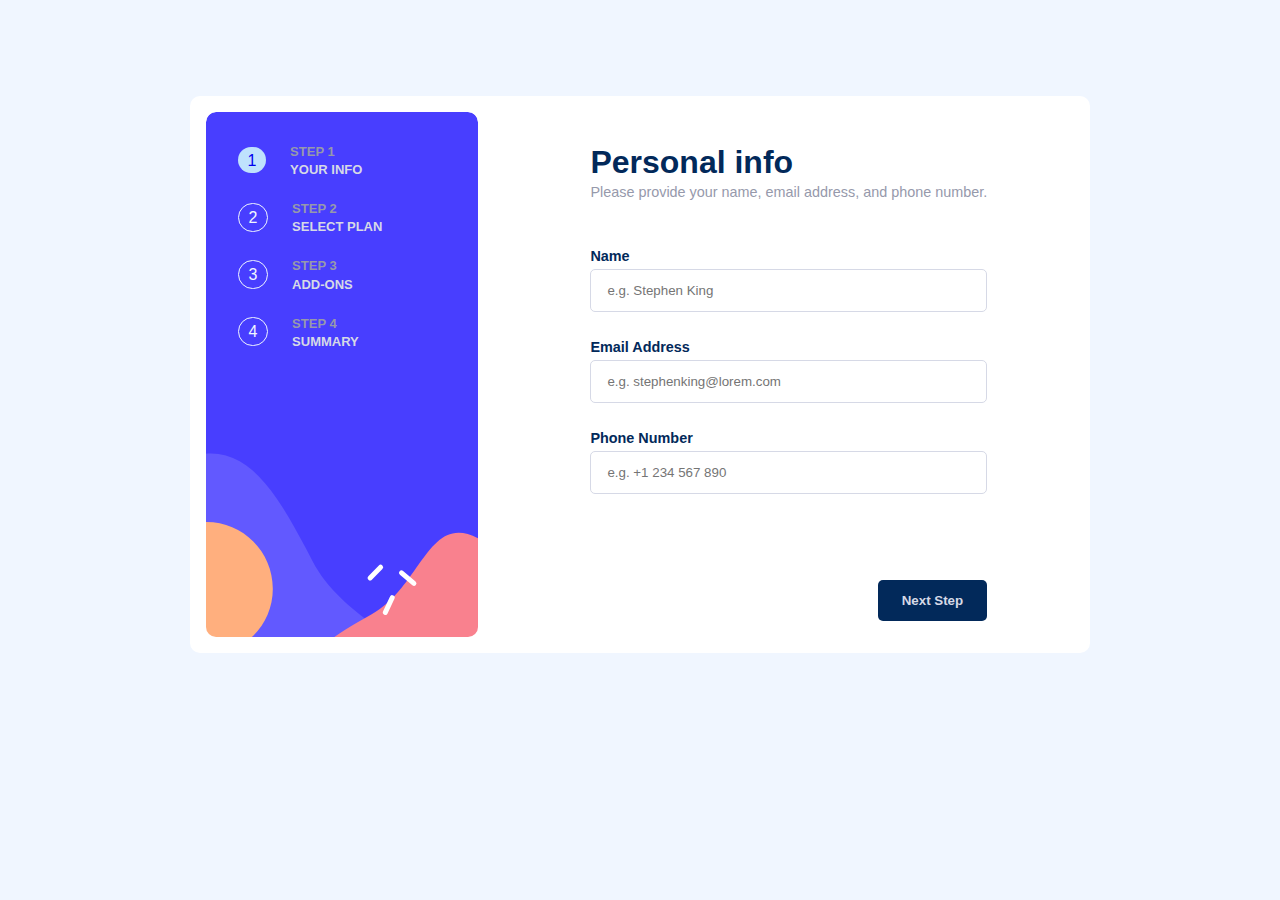
<file: index.html>
<!DOCTYPE html>
<html lang="en">
<head>
  <meta charset="UTF-8">
  <meta name="viewport" content="width=device-width, initial-scale=1.0"> <!-- displays site properly based on user's device -->

  <link rel="icon" type="image/png" sizes="32x32" href="./assets/images/favicon-32x32.png">
  <link rel="stylesheet" href="style.css">
  
  <title>Frontend Mentor | Multi-step form</title>


 
</head>
<body>

  <!-- Sidebar start -->

  <!-- Step 1
  Your info

  Step 2
  Select plan

  Step 3
  Add-ons

  Step 4
  Summary -->

  <!-- Sidebar end -->

  <!-- Step 1 start -->
<!-- 
  Personal info
  Please provide your name, email address, and phone number.

  Name
  e.g. Stephen King

  Email Address
  e.g. stephenking@lorem.com

  Phone Number
  e.g. +1 234 567 890

  Next Step -->

  <!-- Step 1 end -->

  <!-- Step 2 start -->

  <!-- Select your plan
  You have the option of monthly or yearly billing.

  Arcade
  $9/mo

  Advanced
  $12/mo

  Pro
  $15/mo

  Monthly
  Yearly

  Go Back
  Next Step -->

  <!-- Step 2 end -->

  <!-- Step 3 start -->

  <!-- Pick add-ons
  Add-ons help enhance your gaming experience.

  Online service
  Access to multiplayer games
  +$1/mo

  Larger storage
  Extra 1TB of cloud save
  +$2/mo

  Customizable Profile
  Custom theme on your profile
  +$2/mo

  Go Back
  Next Step -->

  <!-- Step 3 end -->

  <!-- Step 4 start -->
<!-- 
  Finishing up
  Double-check everything looks OK before confirming. -->

  <!-- Dynamically add subscription and add-on selections here -->

  <!-- Total (per month/year)

  Go Back
  Confirm -->

  <!-- Step 4 end -->

  <!-- Step 5 start -->

  <!-- Thank you!

  Thanks for confirming your subscription! We hope you have fun 
  using our platform. If you ever need support, please feel free 
  to email us at support@loremgaming.com. -->

  <!-- Step 5 end -->

<section class="info_page">
  <div class="number_pinned">
    <div class="number_list">
      <div class="info">
        <div class="no1"><a href="./index.html">1</a></div>
        <div class="info_text" id="info_text">
          <div>Step 1</div>
           <h5>Your info</h5>
        </div>
      </div>
      <div class="plan">
         <div class="no2"><a href="./plan.html">2</a></div>
        <div class="plan_text" id="info_text">
           <div>Step 2</div>
           <h5>Select plan</h5>
        </div>
      </div>
      <div class="add">
         <div class="no3"><a href="./addon.html">3</a></div>
        <div class="add_text" id="info_text">
           <div>Step 3</div>
           <h5>Add-ons</h5>
        </div>
      </div>
      <div class="summary">
         <div class="no4"><a href="./finishup.html">4</a></div>
        <div class="summary_text" id="info_text">
          <div>Step 4</div>
          <h5>Summary</h5>
        </div>
      </div>
  </div>

  <div class="varying_page">
    <div class="personal_info">
   <div class="personal_info_text">
       <h3>Personal info</h3>
      <p>
        Please provide your name, email address, and phone number.
      </p>
   </div>
   
    <div class="form">
        <!-- Form start -->
      <form action="" autocomplete="on">
        <label for="name">Name</label>
        <input type="text" id="name" name="name" placeholder="e.g. Stephen King" required>

        <br><label for="email">Email Address</label>
        <input type="email" id="email" name="email" placeholder="e.g. stephenking@lorem.com" required>

        <br><label for="phone">Phone Number</label>
        <input type="tel" id="phone" name="phone" placeholder="e.g. +1 234 567 890" required>
        
      </form>
        <!-- Form end -->   
    </div>
    </div>

    <div class="buttons">
      <button class="hidden"  type="button" onclick="history.back()">Go Back</button>
      <form action="plan.html">
        <button type="submit" class="next_step">Next Step</button>
      </form>
    </div>

  </div>
</section>


  
 <script src="script.js"></script>

</body>
</html>
</file>
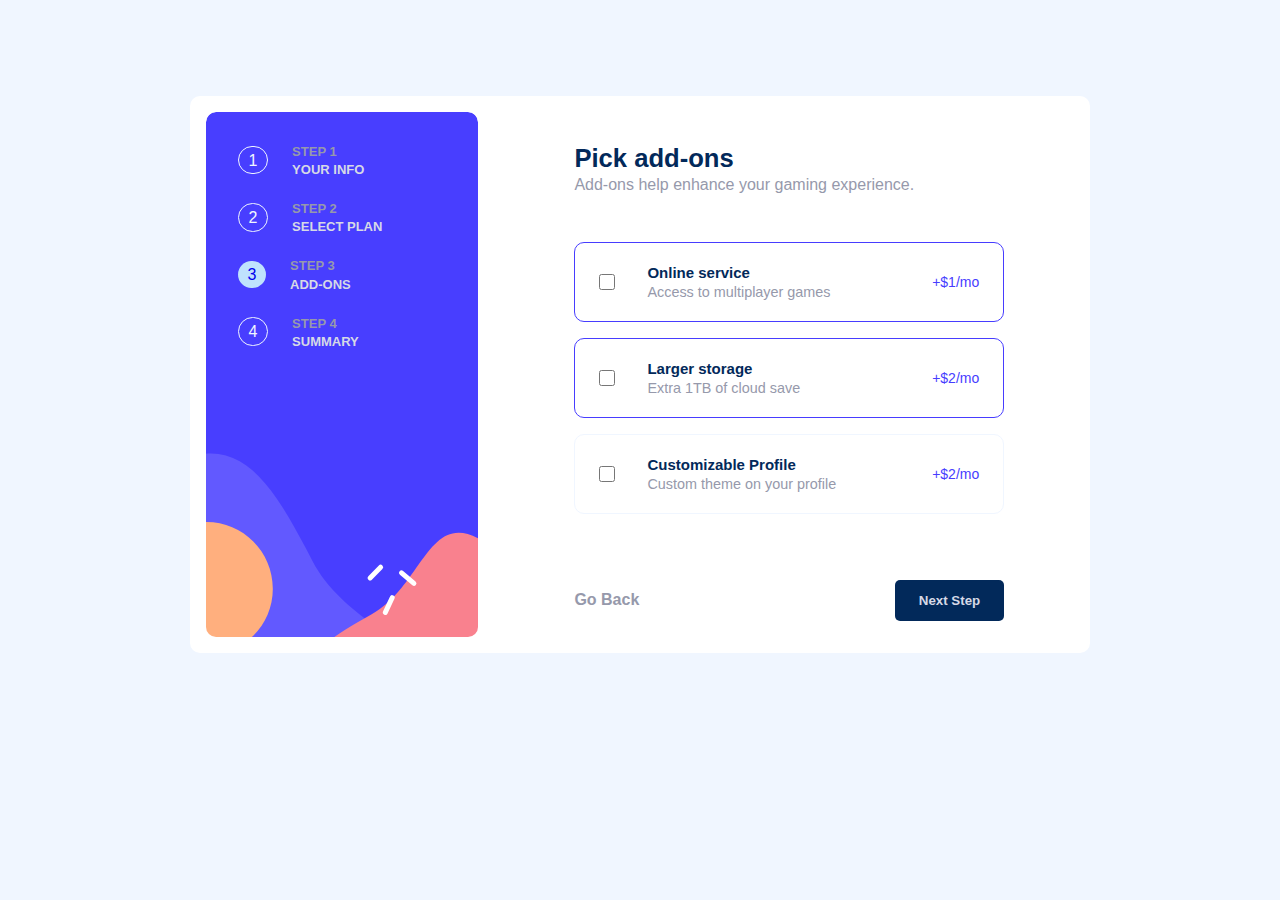
<file: addon.html>
<!DOCTYPE html>
<html lang="en">
<head>
  <meta charset="UTF-8">
  <meta name="viewport" content="width=device-width, initial-scale=1.0"> <!-- displays site properly based on user's device -->

  <link rel="icon" type="image/png" sizes="32x32" href="./assets/images/favicon-32x32.png">
  <link rel="stylesheet" href="addon.css">
  
  <title>Frontend Mentor | Multi-step form</title>


 
</head>
<body>

  <!-- Sidebar start -->

  <!-- Step 1
  Your info

  Step 2
  Select plan

  Step 3
  Add-ons

  Step 4
  Summary -->

  <!-- Sidebar end -->

  <!-- Step 1 start -->
<!-- 
  Personal info
  Please provide your name, email address, and phone number.

  Name
  e.g. Stephen King

  Email Address
  e.g. stephenking@lorem.com

  Phone Number
  e.g. +1 234 567 890

  Next Step -->

  <!-- Step 1 end -->

  <!-- Step 2 start -->

  <!-- Select your plan
  You have the option of monthly or yearly billing.

  Arcade
  $9/mo

  Advanced
  $12/mo

  Pro
  $15/mo

  Monthly
  Yearly

  Go Back
  Next Step -->

  <!-- Step 2 end -->

  <!-- Step 3 start -->

  <!-- Pick add-ons
  Add-ons help enhance your gaming experience.

  Online service
  Access to multiplayer games
  +$1/mo

  Larger storage
  Extra 1TB of cloud save
  +$2/mo

  Customizable Profile
  Custom theme on your profile
  +$2/mo

  Go Back
  Next Step -->

  <!-- Step 3 end -->

  <!-- Step 4 start -->
<!-- 
  Finishing up
  Double-check everything looks OK before confirming. -->

  <!-- Dynamically add subscription and add-on selections here -->

  <!-- Total (per month/year)

  Go Back
  Confirm -->

  <!-- Step 4 end -->

  <!-- Step 5 start -->

  <!-- Thank you!

  Thanks for confirming your subscription! We hope you have fun 
  using our platform. If you ever need support, please feel free 
  to email us at support@loremgaming.com. -->

  <!-- Step 5 end -->

<section class="info_page">
  <div class="number_pinned">
    <div class="number_list">
      <div class="info">
        <div class="no1"><a href="./index.html">1</a></div>
        <div class="info_text" id="info_text">
          <div>Step 1</div>
           <h5>Your info</h5>
        </div>
      </div>
      <div class="plan">
         <div class="no2"><a href="./plan.html">2</a></div>
        <div class="plan_text" id="info_text">
           <div>Step 2</div>
           <h5>Select plan</h5>
        </div>
      </div>
      <div class="add">
         <div class="no3"><a href="./addon.html">3</a></div>
        <div class="add_text" id="info_text">
           <div>Step 3</div>
           <h5>Add-ons</h5>
        </div>
      </div>
      <div class="summary">
         <div class="no4"><a href="./finishup.html">4</a></div>
        <div class="summary_text" id="info_text">
          <div>Step 4</div>
          <h5>Summary</h5>
        </div>
      </div>
  </div>

  <div class="varying_page">

    <div class="personal_info">

    <div class="personal_info_text">
       <h3>Pick add-ons</h3>
      <p>
       Add-ons help enhance your gaming experience.
      </p>
   </div>
   
   
   <div class="pick_addons aria-required="true">

        <div class="online_service">
          <div class="services">
                 <input type="checkbox" name="service" id="service1">
            <div class="service_container">
                <h4>Online service</h4>
                <p>Access to multiplayer games</p>
            </div>
          </div>
          <p class="price" id="price1">+$1/mo</p>
        </div>


        <div class="larger_storage">
             <div class="services">
                 <input type="checkbox" name="service" id="service2">
            <div class="service_container">
                <h4>Larger storage</h4>
                <p>Extra 1TB of cloud save</p>
            </div>
          </div>
          <p class="price" id="price2">+$2/mo</p>
        </div>



        <div class="customizable_profile">
             <div class="services">
                 <input type="checkbox" name="service" id="service3">
            <div class="service_container">
                <h4>Customizable Profile</h4>
                <p>Custom theme on your profile</p>
            </div>
          </div>
          <p class="price" id="price3">+$2/mo</p>
        </div>
   </div>
  
    
    </div>

    <div class="buttons">
      <button class="hidden"  type="button" onclick="history.back()">Go Back</button>
      <form action="">
        <button type="submit">Next Step</button>
      </form>
    </div>

  </div>
</section>


 <script src="addon.js"></script>

</body>
</html>
</file>
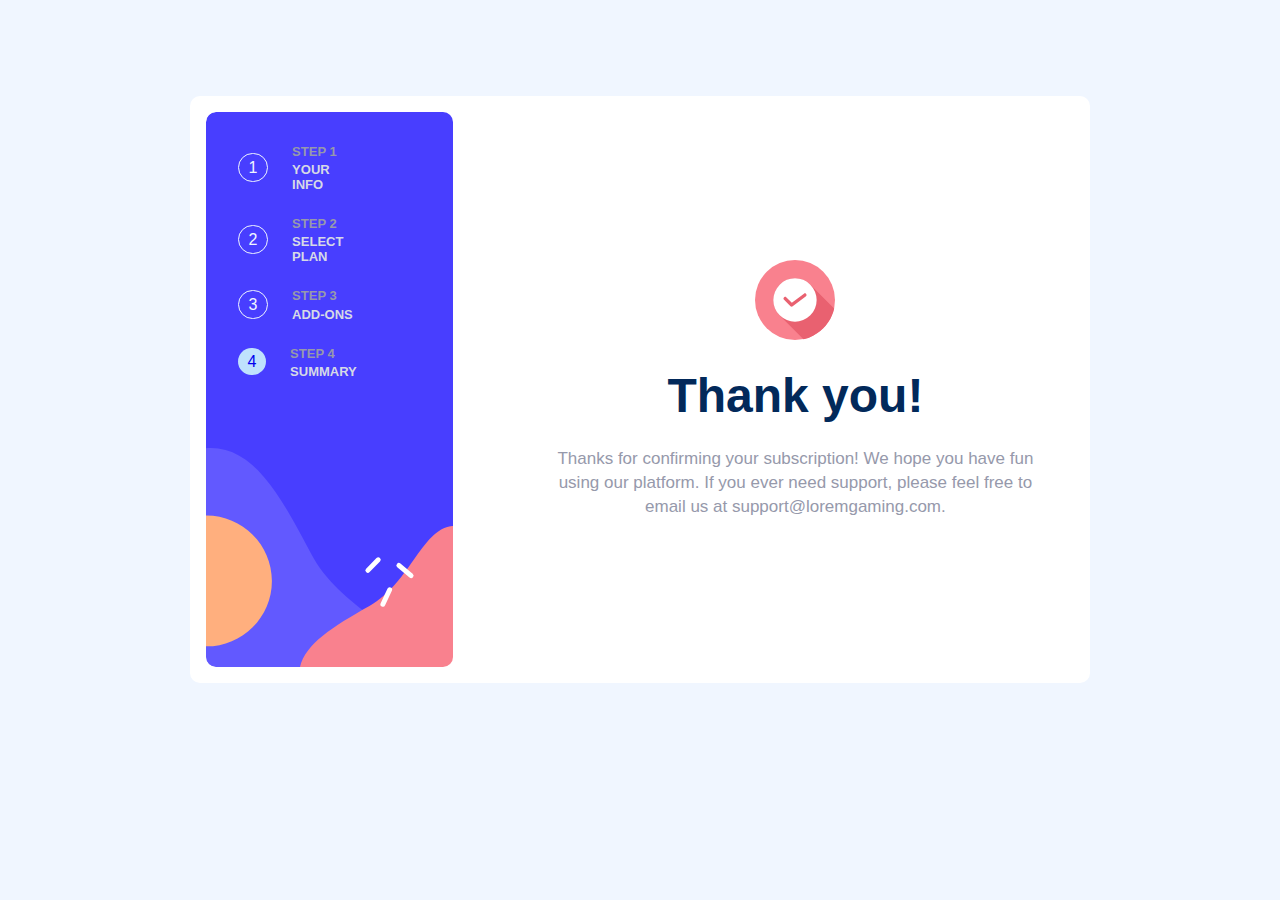
<file: comfirm.html>
<!DOCTYPE html>
<html lang="en">
<head>
  <meta charset="UTF-8">
  <meta name="viewport" content="width=device-width, initial-scale=1.0"> <!-- displays site properly based on user's device -->

  <link rel="icon" type="image/png" sizes="32x32" href="./assets/images/favicon-32x32.png">
  <link rel="stylesheet" href="confirm.css"> 
  <title>Frontend Mentor | Multi-step form</title>


 
</head>
<body>

  <!-- Sidebar start -->

  <!-- Step 1
  Your info

  Step 2
  Select plan

  Step 3
  Add-ons

  Step 4
  Summary -->

  <!-- Sidebar end -->

  <!-- Step 1 start -->
<!-- 
  Personal info
  Please provide your name, email address, and phone number.

  Name
  e.g. Stephen King

  Email Address
  e.g. stephenking@lorem.com

  Phone Number
  e.g. +1 234 567 890

  Next Step -->

  <!-- Step 1 end -->

  <!-- Step 2 start -->

  <!-- Select your plan
  You have the option of monthly or yearly billing.

  Arcade
  $9/mo

  Advanced
  $12/mo

  Pro
  $15/mo

  Monthly
  Yearly

  Go Back
  Next Step -->

  <!-- Step 2 end -->

  <!-- Step 3 start -->

  <!-- Pick add-ons
  Add-ons help enhance your gaming experience.

  Online service
  Access to multiplayer games
  +$1/mo

  Larger storage
  Extra 1TB of cloud save
  +$2/mo

  Customizable Profile
  Custom theme on your profile
  +$2/mo

  Go Back
  Next Step -->

  <!-- Step 3 end -->

  <!-- Step 4 start -->
<!-- 
  Finishing up
  Double-check everything looks OK before confirming. -->

  <!-- Dynamically add subscription and add-on selections here -->

  <!-- Total (per month/year)

  Go Back
  Confirm -->

  <!-- Step 4 end -->

  <!-- Step 5 start -->

  <!-- Thank you!

  Thanks for confirming your subscription! We hope you have fun 
  using our platform. If you ever need support, please feel free 
  to email us at support@loremgaming.com. -->

  <!-- Step 5 end -->

<section class="info_page">
  <div class="number_pinned">
    <div class="number_list">
      <div class="info">
        <div class="no1"><a href="./index.html">1</a></div>
        <div class="info_text" id="info_text">
          <div>Step 1</div>
           <h5>Your info</h5>
        </div>
      </div>
      <div class="plan">
         <div class="no2"><a href="./plan.html">2</a></div>
        <div class="plan_text" id="info_text">
           <div>Step 2</div>
           <h5>Select plan</h5>
        </div>
      </div>
      <div class="add">
         <div class="no3"><a href="./addon.html">3</a></div>
        <div class="add_text" id="info_text">
           <div>Step 3</div>
           <h5>Add-ons</h5>
        </div>
      </div>
      <div class="summary">
         <div class="no4"><a href="./finishup.html">4</a></div>
        <div class="summary_text" id="info_text">
          <div>Step 4</div>
          <h5>Summary</h5>
        </div>
      </div>
  </div>

  <div class="varying_page">
    <div>
        <img src="assets/images/icon-thank-you.svg" alt="">
    </div>
    <h2>Thank you!</h2>
    <p>
        Thanks for confirming your subscription! We hope you have fun 
        using our platform. If you ever need support, please feel free 
        to email us at support@loremgaming.com.
    </p>
  </div>

   

  </div>
</section>


  
 

</body>
</html>
</file>
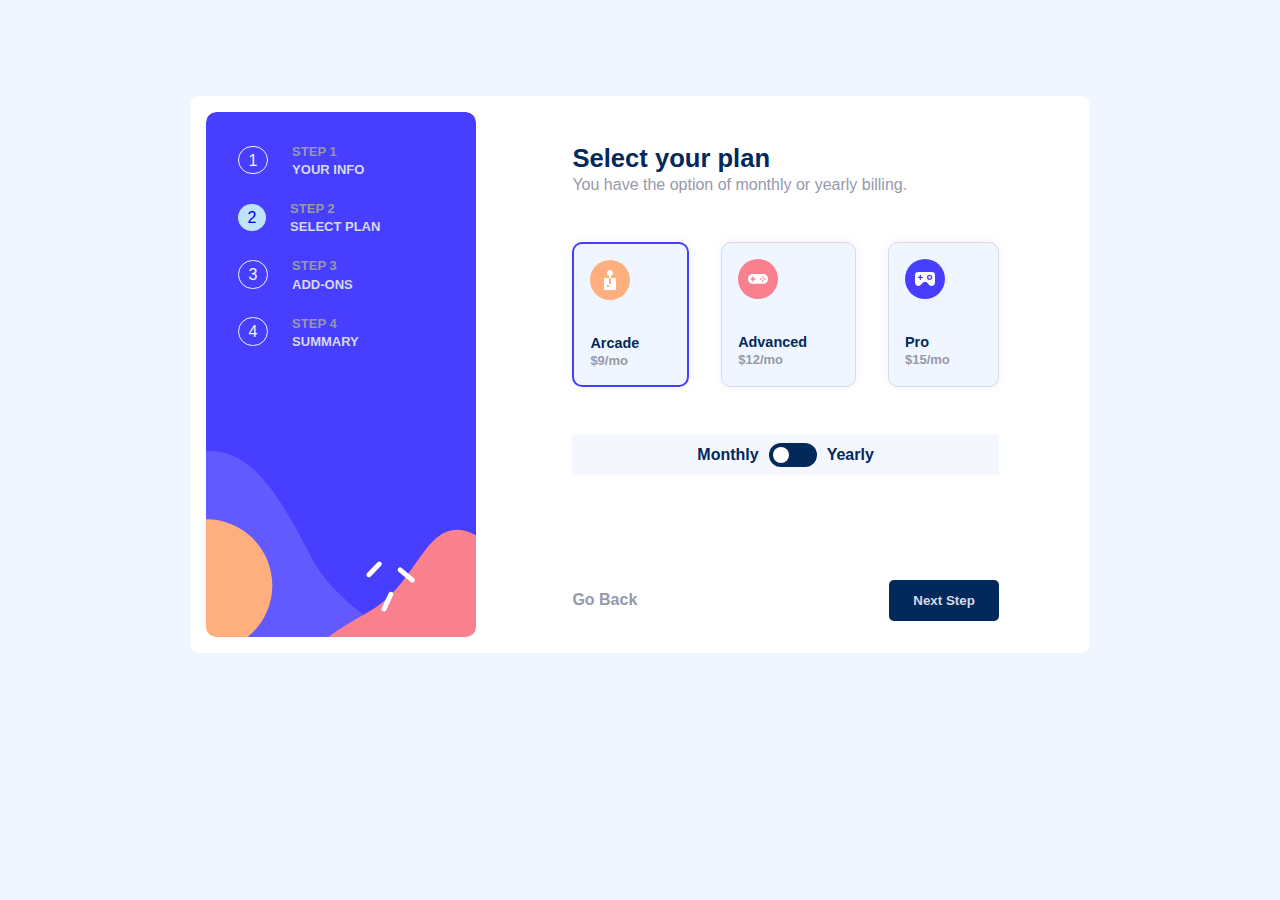
<file: plan.html>
<!DOCTYPE html>
<html lang="en">
<head>
  <meta charset="UTF-8">
  <meta name="viewport" content="width=device-width, initial-scale=1.0"> <!-- displays site properly based on user's device -->

  <link rel="icon" type="image/png" sizes="32x32" href="./assets/images/favicon-32x32.png">
  <link rel="stylesheet" href="plan.css">
  
  <title>Frontend Mentor | Multi-step form</title>


 
</head>
<body>

  <!-- Sidebar start -->

  <!-- Step 1
  Your info

  Step 2
  Select plan

  Step 3
  Add-ons

  Step 4
  Summary -->

  <!-- Sidebar end -->

  <!-- Step 1 start -->
<!-- 
  Personal info
  Please provide your name, email address, and phone number.

  Name
  e.g. Stephen King

  Email Address
  e.g. stephenking@lorem.com

  Phone Number
  e.g. +1 234 567 890

  Next Step -->

  <!-- Step 1 end -->

  <!-- Step 2 start -->

  <!-- Select your plan
  You have the option of monthly or yearly billing.

  Arcade
  $9/mo

  Advanced
  $12/mo

  Pro
  $15/mo

  Monthly
  Yearly

  Go Back
  Next Step -->

  <!-- Step 2 end -->

  <!-- Step 3 start -->

  <!-- Pick add-ons
  Add-ons help enhance your gaming experience.

  Online service
  Access to multiplayer games
  +$1/mo

  Larger storage
  Extra 1TB of cloud save
  +$2/mo

  Customizable Profile
  Custom theme on your profile
  +$2/mo

  Go Back
  Next Step -->

  <!-- Step 3 end -->

  <!-- Step 4 start -->
<!-- 
  Finishing up
  Double-check everything looks OK before confirming. -->

  <!-- Dynamically add subscription and add-on selections here -->

  <!-- Total (per month/year)

  Go Back
  Confirm -->

  <!-- Step 4 end -->

  <!-- Step 5 start -->

  <!-- Thank you!

  Thanks for confirming your subscription! We hope you have fun 
  using our platform. If you ever need support, please feel free 
  to email us at support@loremgaming.com. -->

  <!-- Step 5 end -->

<section class="info_page">
  <div class="number_pinned">
    <div class="number_list">
      <div class="info">
        <div class="no1"><a href="./index.html">1</a></div>
        <div class="info_text" id="info_text">
          <div>Step 1</div>
           <h5>Your info</h5>
        </div>
      </div>
      <div class="plan">
         <div class="no2"><a href="./plan.html">2</a></div>
        <div class="plan_text" id="info_text">
           <div>Step 2</div>
           <h5>Select plan</h5>
        </div>
      </div>
      <div class="add">
         <div class="no3"><a href="./addon.html">3</a></div>
        <div class="add_text" id="info_text">
           <div>Step 3</div>
           <h5>Add-ons</h5>
        </div>
      </div>
      <div class="summary">
         <div class="no4"><a href="./finishup.html">4</a></div>
        <div class="summary_text" id="info_text">
          <div>Step 4</div>
          <h5>Summary</h5>
        </div>
      </div>
  </div>

  <div class="varying_page">

    <div class="personal_info">

    <div class="personal_info_text">
       <h3>Select your plan</h3>
      <p>
        You have the option of monthly or yearly billing.
      </p>
   </div>
   
   
    <div class="plan_options" aria-required="true">
      <div class="plan_option" id="plan1">
        <div>
            <img src="assets/images/icon-arcade.svg" alt="">
        </div>
        <label for="arcade" class="selected">
          <h4>Arcade</h4>
          <p class="change1">$9/mo</p>
          <p class="hid1" id="hidden2"></p>
        </label>
      </div>
      <div class="plan_option" id="plan2">
        <div>
            <img src="assets/images/icon-advanced.svg" alt="">
        </div>
        <label for="advanced" class="selected">
          <h4>Advanced</h4>
          <p class="change2">$12/mo</p>
          <p class="hid2" id="hidden2"></p>
        </label>
      </div>
      <div class="plan_option" id="plan3">
        <div>
            <img src="assets/images/icon-pro.svg" alt="">
        </div>
        <label for="pro"class="selected">
          <h4>Pro</h4>
          <p class="change3">$15/mo</p>
          <p class="hid3" id="hidden2"></p>
        </label>
      </div>
     
    </div>

 
   <div class="toggle-container">
  <span class="label">Monthly</span>
  <label class="switch">
    <input type="checkbox" id="billingToggle">
    <span class="slider"></span>
  </label>
  <span class="label">Yearly</span>
</div>
    
    </div>

    <div class="buttons">
      <button class="hidden"  type="button" onclick="history.back()">Go Back</button>
      <form action="">
        <button type="submit">Next Step</button>
      </form>
    </div>

  </div>
</section>


  
 <script src="plan.js"></script>


</body>
</html>
</file>
<file: style.css>
*{
    box-sizing: border-box;
    margin: 0;
    padding: 0;
}

h1,h2,h3,h4,h5,h6,p,ul,li,a,span{
    padding: 0;
    margin: 0;
    box-sizing: border-box;
}

colors {
    --marine-blue: hsl(213, 96%, 18%);
    --purplish-blue: hsl(243, 100%, 62%);
    --pastel-blue: hsl(228, 100%, 84%);
    --light-blue: hsl(206, 94%, 87%);
    --strawberry-red: hsl(354, 84%, 57%);
    --cool-gray: hsl(231, 11%, 63%);
    --light-gray: hsl(229, 24%, 87%);
    --magnolia: hsl(217, 100%, 97%);
    --alabaster: hsl(231, 100%, 99%);
    --white: hsl(0, 0%, 100%);
}

body {
    font-family: 'Ubuntu', sans-serif;
    background-color:hsl(217, 100%, 97%);
    
}

section{
    width: 100%;
    max-width: 900px;
    margin: 6rem auto;
    padding: 1rem;
    background-color: hsl(0, 0%, 100%);
    border-radius: 10px;
}

.number_pinned{
   display: flex;
    gap: 6rem;
}

.number_list{
    padding: 2rem 6rem 18rem 2rem;
    background-image: url(assets/images/bg-sidebar-desktop.svg);
    background-repeat: no-repeat;
    background-size: cover;
    display: flex;
    flex-direction: column;
    gap: 1.5rem;
    border-radius: 10px;
    
}

.info,.plan,.add,.summary{
    display: flex;
    gap: 1.5rem;
    align-items: center;

}

#info_text{
    display: flex;
    flex-direction: column;
    gap: .2rem;
    
}

#info_text div{
   font-size: small;
    font-weight: 600;
    color: hsl(231, 11%, 63%);
    text-transform: uppercase;
}

#info_text h5{
    font-size: small;
    font-weight: 600;
    color: hsl(229, 24%, 87%);
    text-transform: uppercase;
}

.no1 a{
    text-decoration: none;
    padding: .3rem .6rem;
    border: none;
    border-radius: 4rem;
    background-color: hsl(206, 94%, 87%);
}
.no2 a,.no3 a,.no4 a{
    text-decoration: none;
    padding: .3rem .6rem;
    border: 1px solid hsl(217, 100%, 97%);
    border-radius: 4rem;
    color: hsl(217, 100%, 97%);

}

.varying_page{
    display: flex;
    flex-direction: column;
    padding: 2rem 1rem 1rem;
    justify-content: space-between;
}

.personal_info{
    display: flex;
    flex-direction: column;
    gap: 3rem;
}   

.personal_info label{
    font-size: .9rem;
    font-weight: 600;
    color: hsl(213, 96%, 18%);
}
.personal_info_text{
    display: flex;
    flex-direction: column;
    gap: .2rem;
}
.personal_info_text h3{
    font-weight: 800;
    font-size: 2rem;
    color: hsl(213, 96%, 18%);
}

.personal_info_text p{
    font-size: .9rem;
    color: hsl(231, 11%, 63%);
}


.personal_info input{
    padding: .8rem 1rem .8rem 1rem;
    border: 1px solid hsl(229, 24%, 87%);
    border-radius: 5px;
    cursor: pointer;
}

form{
    display: flex;
    flex-direction: column;
    gap: .3rem;
    
}

.buttons{
    display: flex;
    justify-content: space-between;
    margin-top: 2rem;
}   

.buttons button[type="submit"]{
    background-color: hsl(213, 96%, 18%);
    padding: .8rem 1.5rem;
    border: none;
    border-radius: 5px;
    font-weight: 600;
    color: hsl(229, 24%, 87%);
    cursor: pointer;
}   

.buttons button[type="button"]{
    background-color: white;
    border: none;
    font-size: medium;
    font-weight: 600;
    color: hsl(231, 11%, 63%);
    cursor: pointer;
    opacity: 0;
}
</file>
<file: addon.css>
* {
  box-sizing: border-box;
  margin: 0;
  padding: 0;
}

h1,
h2,
h3,
h4,
h5,
h6,
p,
ul,
li,
a,
span {
  padding: 0;
  margin: 0;
  box-sizing: border-box;
}

colors {
  --marine-blue: hsl(213, 96%, 18%);
  --purplish-blue: hsl(243, 100%, 62%);
  --pastel-blue: hsl(228, 100%, 84%);
  --light-blue: hsl(206, 94%, 87%);
  --strawberry-red: hsl(354, 84%, 57%);
  --cool-gray: hsl(231, 11%, 63%);
  --light-gray: hsl(229, 24%, 87%);
  --magnolia: hsl(217, 100%, 97%);
  --alabaster: hsl(231, 100%, 99%);
  --white: hsl(0, 0%, 100%);
}

body {
  font-family: "Ubuntu", sans-serif;
  background-color: hsl(217, 100%, 97%);
}

section {
  width: 100%;
  max-width: 900px;
  margin: 6rem auto;
  padding: 1rem;
  background-color: hsl(0, 0%, 100%);
  border-radius: 10px;
}

.number_pinned {
  display: flex;
  gap: 5rem;
}

.number_list {
  padding: 2rem 6rem 18rem 2rem;
  background-image: url(assets/images/bg-sidebar-desktop.svg);
  background-repeat: no-repeat;
  background-size: cover;
  display: flex;
  flex-direction: column;
  gap: 1.5rem;
  border-radius: 10px;
}

.info,
.plan,
.add,
.summary {
  display: flex;
  gap: 1.5rem;
  align-items: center;
}

#info_text {
  display: flex;
  flex-direction: column;
  gap: 0.2rem;
}

#info_text div {
  font-size: small;
  font-weight: 600;
  color: hsl(231, 11%, 63%);
  text-transform: uppercase;
}

#info_text h5 {
  font-size: small;
  font-weight: 600;
  color: hsl(229, 24%, 87%);
  text-transform: uppercase;
}

.no3 a{
  text-decoration: none;
  padding: 0.3rem 0.6rem;
  border: none;
  border-radius: 4rem;
  background-color: hsl(206, 94%, 87%);
}
.no1 a,
.no2 a,
.no4 a{
  text-decoration: none;
  padding: 0.3rem 0.6rem;
  border: 1px solid hsl(217, 100%, 97%);
  border-radius: 4rem;
  color: hsl(217, 100%, 97%);
}

.varying_page {
  display: flex;
  flex-direction: column;
  padding: 2rem 1rem 1rem;
  justify-content: space-between;
}

.personal_info {
  display: flex;
  flex-direction: column;
  gap: 3rem;
}

.personal_info label {
  font-size: 0.9rem;
  font-weight: 600;
  color: hsl(213, 96%, 18%);
}
.personal_info_text {
  display: flex;
  flex-direction: column;
  gap: 0.2rem;
}
.personal_info_text h3 {
  font-weight: 800;
  font-size: 1.6rem;
  color: hsl(213, 96%, 18%);
}

.personal_info_text p {
  font-size: 1rem;
  color: hsl(231, 11%, 63%);
}

.pick_addons {
  display: flex;
  flex-direction: column;
  gap: 1rem;
}

.online_service, .larger_storage {
    display: flex;
    border: 1px solid hsl(243, 100%, 62%);
    border-radius: 10px;
    align-items: center;
    justify-content: space-between;
    gap: 6rem;
    padding: 1.3rem 1.5rem;
}

.customizable_profile{
    display: flex;
    border: 1px solid hsl(217, 100%, 97%);
    border-radius: 10px;
    align-items: center;
    justify-content: space-between;
    gap: 6rem;
    padding: 1.3rem 1.5rem;
}
.online_service:hover,.larger_storage:hover, .customizable_profile:hover{
    border: 1px solid hsl(243, 100%, 62%);
    cursor: pointer;
    transition: border 2s, background 2s;
    transform: scale(1.02);
}

.services{
    display: flex;
    align-items: center;
    gap: 2rem;
}

input[type="checkbox"] {
  width: 1rem;
  height: 1rem;
  cursor: pointer;
}

.service_container {
  display: flex;
  flex-direction: column;
  gap: .2rem;
}

.service_container h4 {
  font-weight: 600;
  color: hsl(213, 96%, 18%);
    font-size: 15px;

}

.service_container p {
    font-weight: 500;
  font-size: 0.9rem;
  color: hsl(231, 11%, 63%);
}

.price{
    font-size: 14px;
    font-weight: 400;
    color: hsl(243, 100%, 62%);
}



.buttons {
  display: flex;
  justify-content: space-between;
  margin-top: 2rem;
}

.buttons button[type="submit"] {
  background-color: hsl(213, 96%, 18%);
  padding: 0.8rem 1.5rem;
  border: none;
  border-radius: 5px;
  font-weight: 600;
  color: hsl(229, 24%, 87%);
  cursor: pointer;
}

.buttons button[type="button"] {
  background-color: white;
  border: none;
  font-size: medium;
  font-weight: 600;
  color: hsl(231, 11%, 63%);
  cursor: pointer;
}

.buttons button[type="button"]:hover {
  color: hsl(213, 96%, 18%);
}
</file>
<file: confirm.css>
*{
    box-sizing: border-box;
    margin: 0;
    padding: 0;
}

h1,h2,h3,h4,h5,h6,p,ul,li,a,span{
    padding: 0;
    margin: 0;
    box-sizing: border-box;
}

colors {
    --marine-blue: hsl(213, 96%, 18%);
    --purplish-blue: hsl(243, 100%, 62%);
    --pastel-blue: hsl(228, 100%, 84%);
    --light-blue: hsl(206, 94%, 87%);
    --strawberry-red: hsl(354, 84%, 57%);
    --cool-gray: hsl(231, 11%, 63%);
    --light-gray: hsl(229, 24%, 87%);
    --magnolia: hsl(217, 100%, 97%);
    --alabaster: hsl(231, 100%, 99%);
    --white: hsl(0, 0%, 100%);
}

body {
    font-family: 'Ubuntu', sans-serif;
    background-color:hsl(217, 100%, 97%);
    
}

section{
    width: 100%;
    max-width: 900px;
    margin: 6rem auto;
    padding: 1rem;
    background-color: hsl(0, 0%, 100%);
    border-radius: 10px;
}

.number_pinned{
   display: flex;
    gap: 6rem;
}

.number_list{
    padding: 2rem 6rem 18rem 2rem;
    background-image: url(assets/images/bg-sidebar-desktop.svg);
    background-repeat: no-repeat;
    background-size: cover;
    display: flex;
    flex-direction: column;
    gap: 1.5rem;
    border-radius: 10px;
    
}

.info,.plan,.add,.summary{
    display: flex;
    gap: 1.5rem;
    align-items: center;

}

#info_text{
    display: flex;
    flex-direction: column;
    gap: .2rem;
    
}

#info_text div{
   font-size: small;
    font-weight: 600;
    color: hsl(231, 11%, 63%);
    text-transform: uppercase;
}

#info_text h5{
    font-size: small;
    font-weight: 600;
    color: hsl(229, 24%, 87%);
    text-transform: uppercase;
}

.no4 a{
    text-decoration: none;
    padding: .3rem .6rem;
    border: none;
    border-radius: 4rem;
    background-color: hsl(206, 94%, 87%);
}
.no2 a,.no3 a,.no1 a{
    text-decoration: none;
    padding: .3rem .6rem;
    border: 1px solid hsl(217, 100%, 97%);
    border-radius: 4rem;
    color: hsl(217, 100%, 97%);

}

.varying_page{
    display: flex;
    flex-direction: column;
    align-items: center;
    justify-content: center;
    gap: 1.5rem;
    padding: 0rem 2rem 0rem 0rem;
    text-align: center;
}

.varying_page img{
    width: 80px;
    height: 80px;
}

.varying_page h2{
    font-size: 3rem;
    color: hsl(213, 96%, 18%);
}

.varying_page p{
    line-height: 1.5rem;
    color: hsl(231, 11%, 63%);
    font-size: 17px;
    font-weight: 500;
}
</file>
<file: plan.css>
* {
  box-sizing: border-box;
  margin: 0;
  padding: 0;
}

h1,
h2,
h3,
h4,
h5,
h6,
p,
ul,
li,
a,
span {
  padding: 0;
  margin: 0;
  box-sizing: border-box;
}

colors {
  --marine-blue: hsl(213, 96%, 18%);
  --purplish-blue: hsl(243, 100%, 62%);
  --pastel-blue: hsl(228, 100%, 84%);
  --light-blue: hsl(206, 94%, 87%);
  --strawberry-red: hsl(354, 84%, 57%);
  --cool-gray: hsl(231, 11%, 63%);
  --light-gray: hsl(229, 24%, 87%);
  --magnolia: hsl(217, 100%, 97%);
  --alabaster: hsl(231, 100%, 99%);
  --white: hsl(0, 0%, 100%);
}

body {
  font-family: "Ubuntu", sans-serif;
  background-color: hsl(217, 100%, 97%);
}

section {
  width: 100%;
  max-width: 900px;
  margin: 6rem auto;
  padding: 1rem;
  background-color: hsl(0, 0%, 100%);
  border-radius: 10px;
}

.number_pinned {
  display: flex;
  gap: 5rem;
}

.number_list {
  padding: 2rem 6rem 18rem 2rem;
  background-image: url(assets/images/bg-sidebar-desktop.svg);
  background-repeat: no-repeat;
  background-size: cover;
  display: flex;
  flex-direction: column;
  gap: 1.5rem;
  border-radius: 10px;
}

.info,
.plan,
.add,
.summary {
  display: flex;
  gap: 1.5rem;
  align-items: center;
}

#info_text {
  display: flex;
  flex-direction: column;
  gap: 0.2rem;
}

#info_text div {
  font-size: small;
  font-weight: 600;
  color: hsl(231, 11%, 63%);
  text-transform: uppercase;
}

#info_text h5 {
  font-size: small;
  font-weight: 600;
  color: hsl(229, 24%, 87%);
  text-transform: uppercase;
}

.no2 a{
  text-decoration: none;
  padding: 0.3rem 0.6rem;
  border: none;
  border-radius: 4rem;
  background-color: hsl(206, 94%, 87%);
}
.no1 a,
.no3 a,
.no4 a{
  text-decoration: none;
  padding: 0.3rem 0.6rem;
  border: 1px solid hsl(217, 100%, 97%);
  border-radius: 4rem;
  color: hsl(217, 100%, 97%);
}

.varying_page {
  display: flex;
  flex-direction: column;
  padding: 2rem 1rem 1rem;
  justify-content: space-between;
}

.personal_info {
  display: flex;
  flex-direction: column;
  gap: 3rem;
}

.personal_info label {
  font-size: 0.9rem;
  font-weight: 600;
  color: hsl(213, 96%, 18%);
}
.personal_info_text {
  display: flex;
  flex-direction: column;
  gap: 0.2rem;
}
.personal_info_text h3 {
  font-weight: 800;
  font-size: 1.6rem;
  color: hsl(213, 96%, 18%);
}

.personal_info_text p {
  font-size: 1rem;
  color: hsl(231, 11%, 63%);
}

.plan_options {
  display: flex;
  justify-content: space-between;
  gap: 2rem;
}

#plan1 {
  display: flex;
  flex-direction: column;
  gap: 2rem;
  border: 2px solid hsl(243, 100%, 62%);
  border-radius: 10px;
  padding: 1rem 3rem 1rem 1rem;
}


#plan2,
#plan3 {
  display: flex;
  flex-direction: column;
  gap: 2rem;
  border: 1px solid hsl(229, 24%, 87%);
  border-radius: 10px;
  padding: 1rem 3rem 1rem 1rem;
}

#plan1 p,
#plan2 p,
#plan3 p {
  font-size: small;
  font-weight: 600;
  color: hsl(231, 11%, 63%);
}

.plan_option {
  font-size: small;
  font-weight: 800;
  color: hsl(243, 100%, 62%);
}

#plan2:hover, #plan3:hover{
    border: 2px solid hsl(243, 100%, 62%);
    cursor: pointer;
}

.selected {
  display: flex;
  flex-direction: column;
  gap: 0.1rem;
}

.selected #hidden2 {
  font-size: 0.7rem;
  font-weight: 600;
  color: hsl(213, 96%, 18%);
  /* display: none; */
}


.plan_option{
  border: 2px solid hsl(243, 100%, 62%);
  background-color: hsl(217, 100%, 97%);
  box-shadow: 0 0 8px 0 rgba(80, 80, 200, 0.08);
  transition: border 0.2s, background 0.2s;
}

/* Optional: Add a slight scale effect */
.plan_option.selected {
  transform: scale(1.03);
}

.toggle-container {
  display: flex;
  align-items: center;
  justify-content: center;
  gap: 10px;
  padding: 0.5rem 2rem;
  background-color: hsl(228, 100%, 98%);
}

.label {
  font-size: 16px;
  color: hsl(213, 96%, 18%);
  font-weight: 600;
}

.switch {
  position: relative;
  display: inline-block;
  width: 48px;
  height: 24px;
}

.switch input {
  opacity: 0;
  width: 0;
  height: 0;
}

.slider {
  position: absolute;
  cursor: pointer;
  top: 0;
  left: 0;
  right: 0;
  bottom: 0;
  background-color: hsl(213, 96%, 18%);
  transition: 0.4s;
  border-radius: 24px;
}

.slider::before {
  position: absolute;
  content: "";
  height: 16px;
  width: 16px;
  left: 4px;
  bottom: 4px;
  background-color: white;
  transition: 0.4s;
  border-radius: 50%;
}

.switch input:checked + .slider::before {
  transform: translateX(24px);
}

.buttons {
  display: flex;
  justify-content: space-between;
  margin-top: 2rem;
}

.buttons button[type="submit"] {
  background-color: hsl(213, 96%, 18%);
  padding: 0.8rem 1.5rem;
  border: none;
  border-radius: 5px;
  font-weight: 600;
  color: hsl(229, 24%, 87%);
  cursor: pointer;
}

.buttons button[type="button"] {
  background-color: white;
  border: none;
  font-size: medium;
  font-weight: 600;
  color: hsl(231, 11%, 63%);
  cursor: pointer;
}

.buttons button[type="button"]:hover {
  color: hsl(213, 96%, 18%);
}
</file>
